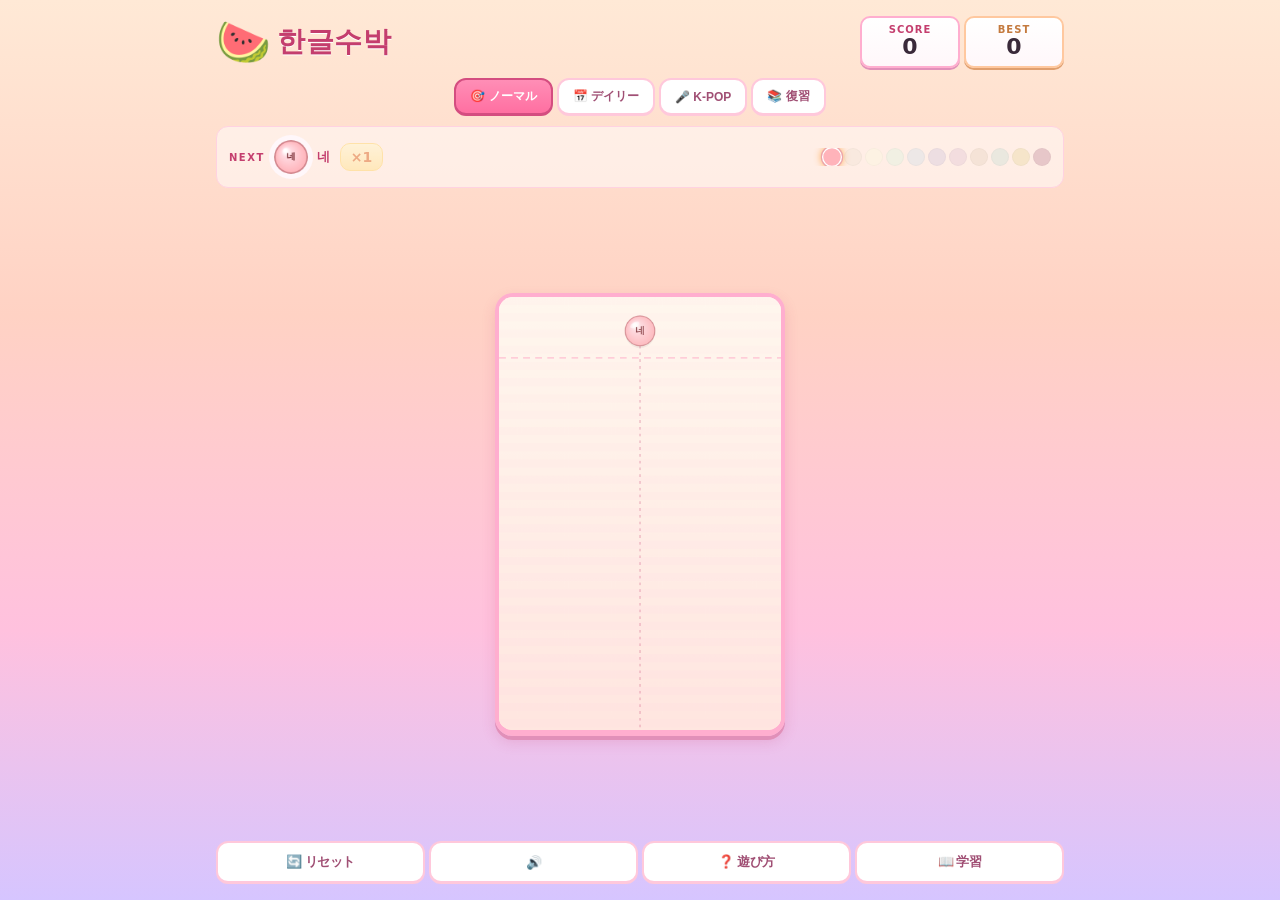
<file: index.html>
<!DOCTYPE html>
<html lang="ja">
<head>
<meta charset="UTF-8">
<meta name="viewport" content="width=device-width,initial-scale=1,maximum-scale=1,user-scalable=no">
<title>한글수박 · ハングルすいか</title>
<link rel="stylesheet" href="css/styles.css?v=10">
</head>
<body>

<header class="head">
  <div class="title">
    <span class="logo">🍉</span>
    <h1>한글수박</h1>
  </div>
  <div class="scores">
    <div class="score-box"><span class="lbl">SCORE</span><b id="score">0</b></div>
    <div class="score-box small"><span class="lbl">BEST</span><b id="hi-score">0</b></div>
  </div>
</header>

<nav class="modes">
  <button class="mode-btn active" data-mode="normal">🎯 ノーマル</button>
  <button class="mode-btn" data-mode="daily">📅 デイリー</button>
  <button class="mode-btn" data-mode="kpop">🎤 K-POP</button>
  <button class="mode-btn" data-mode="review">📚 復習</button>
</nav>

<section class="info">
  <div class="next-card">
    <span class="next-lbl">NEXT</span>
    <canvas id="next-canvas" width="60" height="60"></canvas>
    <span class="next-word" id="next-word"></span>
  </div>
  <div class="combo-card" id="combo-card">
    <span class="combo-x">×<span id="combo-n">1</span></span>
  </div>
  <div class="tree-bar" id="tree-bar" title="合体ツリー（タップで詳細）"></div>
</section>

<main class="board">
  <canvas id="game" width="420" height="640"></canvas>
  <div class="popups" id="popups"></div>
  <div class="hover-card" id="hover-card"></div>
</main>

<footer class="tools">
  <button class="tool-btn" id="btn-restart">🔄 リセット</button>
  <button class="tool-btn" id="btn-mute">🔊</button>
  <button class="tool-btn" id="btn-help">❓ 遊び方</button>
  <button class="tool-btn" id="btn-glossary">📖 学習</button>
</footer>

<!-- ===== Modals ===== -->
<div class="modal" id="m-over">
  <div class="modal-card">
    <div class="emoji">💥</div>
    <h2>ゲームオーバー</h2>
    <div class="result-row">
      <div class="r-cell"><span class="r-l">SCORE</span><b id="r-score">0</b></div>
      <div class="r-cell"><span class="r-l">BEST</span><b id="r-best">0</b></div>
      <div class="r-cell"><span class="r-l">最大Lv</span><b id="r-max">1</b></div>
    </div>
    <p class="learned-line">今回触れた単語: <span id="r-learned">0</span> 語</p>
    <div class="modal-btns">
      <button class="btn-primary" id="r-again">もう一度</button>
      <button class="btn-secondary" id="r-glossary">学んだ単語</button>
    </div>
  </div>
</div>

<div class="modal" id="m-help">
  <div class="modal-card">
    <div class="emoji">📖</div>
    <h2>遊び方</h2>
    <ul class="help-list">
      <li><b>タップ／クリック</b>で単語を落とす</li>
      <li>同じ単語が触れると<b>合体して進化</b>します</li>
      <li>連続合体で<b>コンボ</b>スコア倍増</li>
      <li>赤い線を超えるとゲームオーバー</li>
      <li>合体後の単語にタップ／ホバーで意味と発音表示</li>
    </ul>
    <h3>モード</h3>
    <ul class="help-list">
      <li>🎯 <b>ノーマル</b>: 韓国語頻出単語</li>
      <li>📅 <b>デイリー</b>: 毎日固定シードでスコア競争</li>
      <li>🎤 <b>K-POP</b>: K-POP定番フレーズ</li>
      <li>📚 <b>復習</b>: 過去の未習得単語が多めに出現</li>
    </ul>
    <button class="btn-primary" onclick="UI.closeModal('m-help')">閉じる</button>
  </div>
</div>

<div class="modal" id="m-tree">
  <div class="modal-card">
    <div class="emoji">🌳</div>
    <h2>合体ツリー</h2>
    <div class="chain-list" id="chain-list"></div>
    <button class="btn-primary" onclick="UI.closeModal('m-tree')">閉じる</button>
  </div>
</div>

<div class="modal" id="m-glossary">
  <div class="modal-card big">
    <div class="emoji">📚</div>
    <h2>学んだ単語</h2>
    <div class="glossary-stats" id="g-stats"></div>
    <div class="glossary-list" id="glossary-list"></div>
    <button class="btn-primary" onclick="UI.closeModal('m-glossary')">閉じる</button>
  </div>
</div>

<script src="js/data.js?v=10"></script>
<script src="js/storage.js?v=10"></script>
<script src="js/physics.js?v=10"></script>
<script src="js/ui.js?v=10"></script>
<script src="js/game.js?v=10"></script>
</body>
</html>
</file>
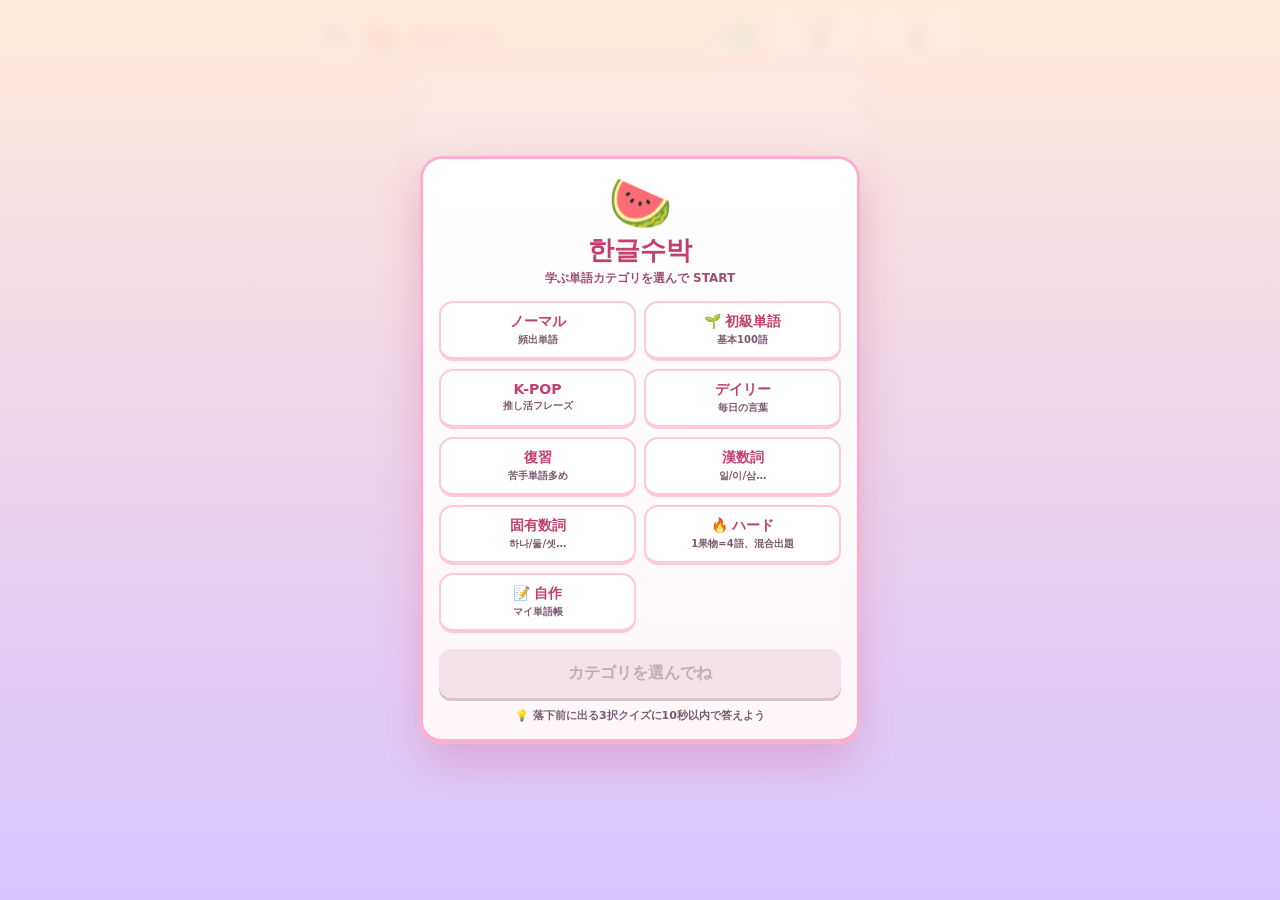
<file: v2/index.html>
<!DOCTYPE html>
<html lang="ja">
<head>
<meta charset="UTF-8">
<meta name="viewport" content="width=device-width,initial-scale=1,maximum-scale=1,user-scalable=no">
<title>한글수박 v2</title>
<link rel="stylesheet" href="style.css">
</head>
<body>

<div class="app" id="app">

  <header class="head">
    <button class="b-menu" id="b-menu" aria-label="メニュー">☰</button>
    <div class="title"><span class="logo">🍉</span><h1>한글수박</h1></div>
    <!-- NEXT プレビュー: スコアの左隣に配置 -->
    <div class="next-mini" id="next-mini" aria-label="次の単語">
      <canvas id="next-canvas" width="50" height="50"></canvas>
    </div>
    <div class="scores">
      <div class="sc"><span>SCORE</span><b id="score">0</b></div>
      <div class="sc small"><span>BEST</span><b id="best">0</b></div>
    </div>
  </header>

  <!-- ハンバーガーメニュー: カテゴリも全部ここに集約 -->
  <nav class="menu" id="menu" aria-hidden="true">
    <div class="menu-sec">
      <div class="menu-sec-t">カテゴリ</div>
      <button class="m" data-mode="normal">ノーマル</button>
      <button class="m" data-mode="beginner">🌱 初級単語</button>
      <button class="m" data-mode="kpop">K-POP</button>
      <button class="m" data-mode="daily">デイリー</button>
      <button class="m" data-mode="review">復習</button>
      <button class="m" data-mode="hanja">漢数詞</button>
      <button class="m" data-mode="goyu">固有数詞</button>
      <button class="m" data-mode="hard">🔥 ハード</button>
      <button class="m" data-mode="custom">📝 自作</button>
    </div>
    <div class="menu-sec">
      <button id="b-reset">🔄 リセット</button>
      <button id="b-mute">🔊 音声</button>
      <button id="b-help">❓ 遊び方</button>
      <button id="b-glossary">📖 学んだ単語</button>
    </div>
  </nav>

  <main class="board" id="board">
    <canvas id="game" width="420" height="640"></canvas>
  </main>

  <!-- 出題: 縦3分割の回答ゾーン（初級単語モードのみ表示） -->
  <!-- 各ゾーンは「ボタン」ではなく、指を離した Y 座標で選択肢を判定する判定領域 -->
  <div class="answer-zones" id="answer-zones" hidden>
    <div class="az" data-idx="0"><span class="az-text"></span></div>
    <div class="az" data-idx="1"><span class="az-text"></span></div>
    <div class="az" data-idx="2"><span class="az-text"></span></div>
  </div>

  <!-- 画面最下端 5px の不可視エッジトリガ。指を下端まで引き下ろすと出題 -->
  <div class="drop-zone" id="drop-zone" aria-hidden="true"></div>

</div>

<div class="popups" id="popups"></div>
<div class="hover" id="hover"></div>

<!-- Modals -->
<div class="modal" id="m-over"><div class="card">
  <div class="emoji">💥</div><h2>ゲームオーバー</h2>
  <div class="r-row">
    <div class="rc"><span>SCORE</span><b id="r-score">0</b></div>
    <div class="rc"><span>BEST</span><b id="r-best">0</b></div>
    <div class="rc"><span>最大Lv</span><b id="r-max">1</b></div>
  </div>
  <p class="ll">今回触れた単語: <span id="r-learned">0</span> 語</p>
  <div class="bts">
    <button class="bp" id="r-again">もう一度</button>
    <button class="bs" id="r-glossary">学んだ単語</button>
  </div>
</div></div>

<div class="modal" id="m-help"><div class="card">
  <div class="emoji">📖</div><h2>遊び方</h2>
  <ul class="hl">
    <li><b>画面下端</b>へ指をドラッグ→出題、そのまま<b>選択肢に指を移動して離す</b>と回答＆落下</li>
    <li>PC は<b>クリック</b>で出題 → クリックで回答</li>
    <li>同じ単語が触れると<b>合体</b>して進化</li>
    <li>連続合体で<b>スコア倍増</b></li>
    <li>赤い線を超えるとゲームオーバー</li>
    <li>合体後の単語にタップ／ホバーで意味と発音表示</li>
  </ul>
  <h3>モード</h3>
  <ul class="hl">
    <li>ノーマル: 韓国語頻出単語</li>
    <li>🌱 初級単語: 基本100語からランダム。同レベルの果物なら単語が違っても合体</li>
    <li>K-POP: K-POP定番フレーズ</li>
    <li>デイリー: 固定シードで毎日同じ並び</li>
    <li>復習: 過去未習得語が多めに出現</li>
    <li>漢数詞: 일/이/삼… 中国系の数詞</li>
    <li>固有数詞: 하나/둘/셋… 韓国固有の数詞</li>
    <li>自作: 自分で作った単語リストで遊ぶ</li>
  </ul>
  <h3>3択クイズ</h3>
  <ul class="hl">
    <li>果物を落とす瞬間に<b>韓国語→日本語</b>の3択が出題</li>
    <li>正解 → 通常の果物として落下</li>
    <li>不正解 → グレーの「失敗果物」として落下（合体不可・残り続ける）</li>
  </ul>
  <button class="bp" onclick="UI.close('m-help')">閉じる</button>
</div></div>

<div class="modal" id="m-tree"><div class="card">
  <div class="emoji">🌳</div><h2>合体ツリー</h2>
  <div class="cl" id="chain-list"></div>
  <button class="bp" onclick="UI.close('m-tree')">閉じる</button>
</div></div>

<div class="modal" id="m-glossary"><div class="card big">
  <div class="emoji">📚</div><h2>学んだ単語</h2>
  <div class="gs" id="g-stats"></div>
  <div class="gl" id="glossary-list"></div>
  <button class="bp" onclick="UI.close('m-glossary')">閉じる</button>
</div></div>

<!-- 自作単語リスト管理 -->
<div class="modal" id="m-custom"><div class="card big">
  <div class="emoji">📝</div><h2>自作単語リスト</h2>
  <p class="ll">あなたが作ったリストを選んでプレイ。リストは端末に保存されます。</p>
  <div class="custom-list" id="custom-list"></div>
  <div class="bts">
    <button class="bp" id="b-custom-new">＋ 新しいリスト</button>
    <button class="bs" onclick="UI.close('m-custom')">閉じる</button>
  </div>
</div></div>

<!-- 自作リスト編集 -->
<div class="modal" id="m-custom-edit"><div class="card big">
  <div class="emoji">✏️</div><h2 id="ce-title">リスト編集</h2>
  <input id="ce-name" type="text" placeholder="リスト名（例：私の単語）" class="ce-name">
  <p class="ll">下から順に Lv.1 → Lv.10 として登場します。最低3語、最大10語。</p>
  <div class="ce-words" id="ce-words"></div>
  <button class="bs" id="ce-add">＋ 単語を追加</button>
  <div class="bts">
    <button class="bp" id="ce-save">保存して使う</button>
    <button class="bs" id="ce-cancel">キャンセル</button>
  </div>
  <button class="ce-del" id="ce-delete">このリストを削除</button>
</div></div>

<!-- 落下前 3択クイズ -->
<div class="quiz" id="quiz" aria-hidden="true">
  <div class="quiz-card">
    <div class="quiz-q">
      <span class="quiz-label">この単語の意味は？</span>
      <b id="quiz-word"></b>
    </div>
    <!-- 3. 10秒カウントダウン（JS で中身を更新） -->
    <div class="quiz-timer"></div>
    <div class="quiz-opts" id="quiz-opts"></div>
  </div>
</div>

<!-- 2. スタート画面（カテゴリ選択） — JSロード前のフラッシュ防止に show を付与 -->
<div class="start show" id="start" aria-hidden="false">
  <div class="start-card">
    <div class="start-logo">🍉</div>
    <h2 class="start-title">한글수박</h2>
    <p class="start-sub">学ぶ単語カテゴリを選んで START</p>
    <div class="start-modes" id="start-modes">
      <button class="sm" data-mode="normal"><b>ノーマル</b><em>頻出単語</em></button>
      <button class="sm" data-mode="beginner"><b>🌱 初級単語</b><em>基本100語</em></button>
      <button class="sm" data-mode="kpop"><b>K-POP</b><em>推し活フレーズ</em></button>
      <button class="sm" data-mode="daily"><b>デイリー</b><em>毎日の言葉</em></button>
      <button class="sm" data-mode="review"><b>復習</b><em>苦手単語多め</em></button>
      <button class="sm" data-mode="hanja"><b>漢数詞</b><em>일/이/삼…</em></button>
      <button class="sm" data-mode="goyu"><b>固有数詞</b><em>하나/둘/셋…</em></button>
      <button class="sm" data-mode="hard"><b>🔥 ハード</b><em>1果物=4語、混合出題</em></button>
      <button class="sm" data-mode="custom"><b>📝 自作</b><em>マイ単語帳</em></button>
    </div>
    <button class="bp start-go" id="b-start" disabled>カテゴリを選んでね</button>
    <p class="start-tip">💡 落下前に出る3択クイズに10秒以内で答えよう</p>
  </div>
</div>

<script type="module" src="script.js"></script>
</body>
</html>
</file>
<file: css/styles.css>
/* ============================================================
 * 한글수박 — Mobile-first responsive layout
 * ============================================================
 * Layout strategy:
 *   <body> is a vertical flexbox of fixed sections + .board (1fr).
 *   100svh on body guarantees fit on iOS Safari with chrome visible.
 *   No position:fixed, no JS height overrides — pure CSS.
 *   The canvas is sized via JS once per resize for pixel-perfect aspect ratio.
 * ============================================================ */

/* === Reset === */
*,
*::before,
*::after {
  box-sizing: border-box;
  margin: 0;
  padding: 0;
  -webkit-tap-highlight-color: transparent;
}

/* === Page === */
html, body {
  height: 100%;                           /* legacy */
  height: -webkit-fill-available;         /* iOS Safari fallback */
  height: 100svh;                         /* modern: small viewport — fits with chrome shown */
  overflow: hidden;
  overscroll-behavior: none;
}

body {
  display: flex;
  flex-direction: column;
  gap: 6px;
  padding: 8px 8px 6px;
  font-family: "Hiragino Maru Gothic ProN", "Yu Gothic UI", -apple-system, system-ui, sans-serif;
  color: #3a2a3a;
  background: linear-gradient(180deg, #ffe9d6 0%, #ffd2c4 35%, #ffc1de 70%, #d6c5ff 100%);
  user-select: none;
  -webkit-user-select: none;
}

/* Section sizing — fixed sections vs. flex-grow board */
.head, .modes, .info, .tools { flex: 0 0 auto; }
.board {
  flex: 1 1 auto;
  min-height: 0;
  display: flex;
  align-items: center;
  justify-content: center;
  position: relative;
}

/* === Header === */
.head {
  display: flex;
  align-items: center;
  justify-content: space-between;
  gap: 8px;
}
.title {
  display: flex;
  align-items: center;
  gap: 6px;
  min-width: 0;
}
.logo {
  font-size: 24px;
  flex-shrink: 0;
}
.title h1 {
  font-size: 16px;
  color: #c43e6e;
  font-weight: 900;
  letter-spacing: 0.5px;
  white-space: nowrap;
  text-shadow: 0 1px 0 #fff;
}
.scores {
  display: flex;
  gap: 4px;
  flex-shrink: 0;
}
.score-box {
  background: linear-gradient(180deg, #fff 0%, #fff7fa 100%);
  border: 2px solid #ffaecf;
  border-radius: 10px;
  padding: 2px 8px;
  text-align: center;
  box-shadow: 0 2px 0 #e190b9;
  min-width: 56px;
}
.score-box.small {
  border-color: #ffc89f;
  box-shadow: 0 2px 0 #e09f6f;
}
.score-box .lbl {
  display: block;
  font-size: 8px;
  font-weight: 900;
  color: #c43e6e;
  letter-spacing: 1px;
}
.score-box.small .lbl { color: #c47a3e; }
.score-box b {
  display: block;
  font-size: 14px;
  font-weight: 900;
  color: #3a2a3a;
  line-height: 1.1;
  font-variant-numeric: tabular-nums;
}

/* === Mode tabs === */
.modes {
  display: flex;
  gap: 4px;
  justify-content: center;
  flex-wrap: nowrap;
  overflow-x: auto;
  scrollbar-width: none;
}
.modes::-webkit-scrollbar { display: none; }
.mode-btn {
  background: #fff;
  border: 2px solid #ffc8db;
  border-bottom-width: 3px;
  color: #a04f74;
  padding: 5px 9px;
  border-radius: 10px;
  font-weight: 900;
  font-size: 10px;
  cursor: pointer;
  white-space: nowrap;
  flex-shrink: 0;
  transition: transform 0.1s;
}
.mode-btn:active {
  transform: translateY(1px);
  border-bottom-width: 2px;
}
.mode-btn.active {
  background: linear-gradient(180deg, #ff8eb6, #ff6fa1);
  color: #fff;
  border-color: #d44d80;
}

/* === Info bar (NEXT + COMBO + Tree dots) === */
.info {
  display: flex;
  align-items: center;
  gap: 6px;
  padding: 4px 6px;
  background: rgba(255, 255, 255, 0.5);
  border: 1.5px solid #ffd2e1;
  border-radius: 12px;
}
.next-card {
  display: flex;
  align-items: center;
  gap: 4px;
  flex-shrink: 0;
}
.next-lbl {
  font-size: 8px;
  font-weight: 900;
  color: #c43e6e;
  letter-spacing: 1px;
}
#next-canvas {
  width: 28px;
  height: 28px;
  border-radius: 50%;
  background: #fff7fa;
}
.next-word {
  font-size: 10px;
  font-weight: 900;
  color: #c43e6e;
  max-width: 70px;
  overflow: hidden;
  text-overflow: ellipsis;
  white-space: nowrap;
}
.combo-card {
  font-size: 10px;
  font-weight: 900;
  color: #a64b00;
  background: linear-gradient(180deg, #fff7c8, #ffe28a);
  border: 1.5px solid #ffd460;
  border-radius: 8px;
  padding: 2px 6px;
  opacity: 0.45;
  flex-shrink: 0;
  transition: transform 0.15s, opacity 0.25s;
}
.combo-card.active {
  opacity: 1;
  transform: scale(1.05);
}
.combo-x { color: #d9580e; }
.tree-bar {
  display: flex;
  align-items: center;
  gap: 3px;
  flex: 1 1 auto;
  justify-content: flex-end;
  overflow-x: auto;
  -webkit-overflow-scrolling: touch;
  scrollbar-width: none;
  cursor: pointer;
}
.tree-bar::-webkit-scrollbar { display: none; }
.tree-dot {
  width: 12px;
  height: 12px;
  border-radius: 50%;
  border: 1.5px solid rgba(0, 0, 0, 0.08);
  flex-shrink: 0;
  opacity: 0.35;
  filter: grayscale(0.6);
}
.tree-dot.unlocked {
  opacity: 1;
  filter: none;
  box-shadow: 0 0 4px rgba(255, 255, 255, 0.7);
}
.tree-dot.peak {
  transform: scale(1.25);
  box-shadow: 0 0 6px rgba(255, 170, 80, 0.9), inset 0 0 0 1px #fff;
}

/* === Game board === */
#game {
  /* JS sets explicit width/height for pixel-perfect aspect-ratio fit.
     Falls back to these CSS defaults if JS hasn't run yet. */
  display: block;
  max-width: 100%;
  max-height: 100%;
  border: 4px solid #ffaecf;
  border-bottom-width: 6px;
  border-radius: 18px;
  background: linear-gradient(180deg, #fffaf3 0%, #fff0e0 100%);
  box-shadow: 0 4px 0 #e190b9, 0 6px 14px rgba(196, 62, 110, 0.18);
  touch-action: none;
}
@media (hover: hover) and (pointer: fine) {
  #game { cursor: none; }
}

.popups {
  position: fixed;
  inset: 0;
  pointer-events: none;
  overflow: hidden;
  z-index: 55;
}
.pop-score {
  position: absolute;
  font-weight: 900;
  font-size: 16px;
  color: #ff5e8c;
  text-shadow: 0 2px 0 #fff, 0 0 8px rgba(255, 94, 140, 0.4);
  animation: popScore 1s ease-out forwards;
  pointer-events: none;
}
.pop-score.combo {
  color: #ff8c2e;
  font-size: 20px;
  text-shadow: 0 2px 0 #fff, 0 0 12px rgba(255, 140, 46, 0.6);
}
@keyframes popScore {
  0%   { transform: translateY(0) scale(0.7); opacity: 0; }
  20%  { transform: translateY(-10px) scale(1.2); opacity: 1; }
  100% { transform: translateY(-60px) scale(1); opacity: 0; }
}

.hover-card {
  position: fixed;
  background: rgba(58, 42, 58, 0.96);
  color: #fff;
  padding: 6px 10px;
  border-radius: 10px;
  font-size: 11px;
  font-weight: 700;
  pointer-events: none;
  z-index: 60;
  display: none;
  line-height: 1.4;
  max-width: 80vw;
  box-shadow: 0 6px 16px rgba(0, 0, 0, 0.3);
  transform: translate(-50%, -110%);
  white-space: normal;
}
.hover-card b { color: #ffc8e0; font-size: 13px; }
.hover-card .meaning { color: #fff; display: block; font-weight: 800; }
.hover-card .roma {
  color: #aac8ff;
  font-size: 9px;
  display: block;
  margin-top: 2px;
  font-weight: 600;
}

/* === Toolbar === */
.tools {
  display: flex;
  gap: 4px;
  justify-content: center;
  flex-wrap: nowrap;
}
.tool-btn {
  background: #fff;
  border: 2px solid #ffc8db;
  border-bottom-width: 3px;
  color: #a04f74;
  padding: 6px 4px;
  border-radius: 10px;
  font-weight: 900;
  font-size: 10px;
  cursor: pointer;
  flex: 1 1 0;
  min-width: 0;
  white-space: nowrap;
  letter-spacing: -0.5px;
  transition: transform 0.1s;
}
.tool-btn:active {
  transform: translateY(1px);
  border-bottom-width: 2px;
}

/* === Modals === */
.modal {
  position: fixed;
  inset: 0;
  background: rgba(58, 42, 58, 0.55);
  display: none;
  align-items: center;
  justify-content: center;
  z-index: 100;
  padding: 16px;
  backdrop-filter: blur(6px);
}
.modal.show { display: flex; animation: fadeIn 0.25s; }
@keyframes fadeIn {
  from { opacity: 0; }
  to   { opacity: 1; }
}
.modal-card {
  background: linear-gradient(180deg, #fff, #fff7fa);
  border-radius: 18px;
  padding: 20px 16px 16px;
  max-width: 400px;
  width: 100%;
  text-align: center;
  box-shadow: 0 12px 40px rgba(0, 0, 0, 0.3);
  animation: popIn 0.3s cubic-bezier(0.2, 1.6, 0.5, 1);
  max-height: calc(100svh - 32px);
  overflow-y: auto;
}
.modal-card.big { max-width: 560px; }
@keyframes popIn {
  from { transform: scale(0.7); opacity: 0; }
  to   { transform: scale(1);   opacity: 1; }
}
.modal-card .emoji { font-size: 48px; line-height: 1; margin-bottom: 4px; }
.modal-card h2 {
  font-size: 18px;
  color: #c43e6e;
  margin-bottom: 12px;
  font-weight: 900;
}
.modal-card h3 {
  font-size: 13px;
  color: #c43e6e;
  margin: 12px 0 6px;
  font-weight: 900;
}

.result-row {
  display: flex;
  gap: 8px;
  margin: 10px 0;
  justify-content: center;
}
.r-cell {
  background: #fff7fa;
  border: 2px solid #ffc8db;
  border-radius: 12px;
  padding: 8px 10px;
  flex: 1;
}
.r-cell .r-l {
  display: block;
  font-size: 9px;
  font-weight: 900;
  color: #c43e6e;
  letter-spacing: 1px;
}
.r-cell b {
  display: block;
  font-size: 18px;
  color: #3a2a3a;
  font-weight: 900;
  margin-top: 2px;
}
.learned-line {
  font-size: 12px;
  color: #7a5b6e;
  margin: 8px 0 12px;
  font-weight: 700;
}
.learned-line span {
  color: #c43e6e;
  font-weight: 900;
  font-size: 14px;
}

.help-list {
  text-align: left;
  margin: 6px 0 12px;
  padding-left: 18px;
  font-size: 12px;
  color: #3a2a3a;
  line-height: 1.7;
}
.help-list b { color: #c43e6e; }

.modal-btns {
  display: flex;
  gap: 8px;
  margin-top: 6px;
}
.btn-primary {
  flex: 1;
  background: linear-gradient(180deg, #ff8eb6, #ff5e8c);
  color: #fff;
  border: none;
  border-radius: 12px;
  padding: 12px;
  font-weight: 900;
  font-size: 14px;
  cursor: pointer;
  box-shadow: 0 3px 0 #c8366f;
}
.btn-primary:active {
  transform: translateY(1px);
  box-shadow: 0 2px 0 #c8366f;
}
.btn-secondary {
  flex: 1;
  background: #fff;
  border: 2px solid #ffc8db;
  border-bottom-width: 3px;
  color: #a04f74;
  border-radius: 12px;
  padding: 10px;
  font-weight: 900;
  font-size: 13px;
  cursor: pointer;
}
.btn-secondary:active {
  transform: translateY(1px);
  border-bottom-width: 2px;
}

/* Chain ladder list (in modal) */
.chain-list {
  display: flex;
  flex-direction: column;
  gap: 4px;
  max-height: 50vh;
  overflow-y: auto;
  margin-bottom: 12px;
}
.chain-row {
  display: flex;
  align-items: center;
  gap: 6px;
  padding: 4px 6px;
  border-radius: 10px;
  background: #fff7fa;
  border: 2px solid #ffe2ee;
  font-size: 11px;
}
.chain-row.unlocked {
  background: linear-gradient(90deg, #fff, #fff7c8);
  border-color: #ffd460;
}
.chain-row .ch-lv {
  font-size: 10px;
  font-weight: 900;
  color: #aaa;
  width: 24px;
}
.chain-row.unlocked .ch-lv { color: #a64b00; }
.chain-row .ch-dot {
  width: 12px;
  height: 12px;
  border-radius: 50%;
  flex-shrink: 0;
  border: 2px solid rgba(0, 0, 0, 0.1);
}
.chain-row .ch-w {
  font-size: 11px;
  font-weight: 900;
  color: #aaa;
  flex: 1;
  overflow: hidden;
  text-overflow: ellipsis;
  white-space: nowrap;
}
.chain-row.unlocked .ch-w { color: #d9580e; }
.chain-row .ch-m {
  font-size: 9px;
  color: #aaa;
  margin-left: auto;
  font-weight: 700;
}
.chain-row.unlocked .ch-m { color: #7a5b6e; }

/* Glossary */
.glossary-stats {
  display: flex;
  gap: 6px;
  margin-bottom: 10px;
  justify-content: center;
  flex-wrap: wrap;
}
.glossary-stats .gs {
  background: #fff7fa;
  border: 2px solid #ffc8db;
  border-radius: 10px;
  padding: 6px 10px;
  font-size: 10px;
  font-weight: 900;
  color: #a04f74;
}
.glossary-stats .gs b {
  color: #c43e6e;
  font-size: 12px;
  display: block;
}
.glossary-list {
  display: grid;
  grid-template-columns: repeat(auto-fill, minmax(110px, 1fr));
  gap: 6px;
  max-height: 50vh;
  overflow-y: auto;
  padding: 4px;
  margin-bottom: 12px;
}
.gloss-item {
  background: #fff;
  border: 2px solid #ffe2ee;
  border-radius: 10px;
  padding: 6px 8px;
  text-align: left;
  font-size: 10px;
}
.gloss-item.locked { opacity: 0.4; filter: grayscale(0.6); }
.gloss-item .gko {
  font-size: 12px;
  font-weight: 900;
  color: #c43e6e;
  display: block;
}
.gloss-item .gja {
  color: #7a5b6e;
  font-weight: 700;
  display: block;
  margin-top: 2px;
}
.gloss-item .gn {
  font-size: 8px;
  color: #aaa;
  font-weight: 900;
  display: block;
  margin-top: 2px;
  letter-spacing: 1px;
}

/* ===========================================================
 * Responsive breakpoints
 * =========================================================== */

/* Larger phones / small tablets */
@media (min-width: 480px) {
  body { padding: 12px 12px 10px; gap: 8px; }
  .title h1 { font-size: 20px; }
  .logo { font-size: 32px; }
  .score-box { padding: 4px 12px; min-width: 80px; }
  .score-box .lbl { font-size: 9px; }
  .score-box b { font-size: 18px; }
  .mode-btn { padding: 6px 12px; font-size: 11px; border-radius: 12px; }
  .info { padding: 6px 10px; gap: 8px; }
  #next-canvas { width: 36px; height: 36px; }
  .next-lbl { font-size: 9px; }
  .next-word { font-size: 12px; max-width: 100px; }
  .combo-card { font-size: 12px; padding: 4px 8px; border-radius: 10px; }
  .tree-dot { width: 14px; height: 14px; }
  .tool-btn { padding: 8px 6px; font-size: 12px; border-radius: 12px; }
}

/* Tablets */
@media (min-width: 768px) {
  body { padding: 16px; gap: 10px; max-width: 720px; margin: 0 auto; }
  .title h1 { font-size: 24px; }
  .logo { font-size: 40px; animation: bob 2.6s ease-in-out infinite; }
  @keyframes bob {
    0%, 100% { transform: translateY(0); }
    50%      { transform: translateY(-4px); }
  }
  .score-box { padding: 6px 14px; min-width: 100px; }
  .score-box .lbl { font-size: 10px; }
  .score-box b { font-size: 22px; }
  .mode-btn { padding: 8px 14px; font-size: 12px; }
  .info { padding: 8px 12px; gap: 10px; }
  .next-lbl { font-size: 10px; letter-spacing: 1.5px; }
  #next-canvas { width: 44px; height: 44px; }
  .next-word { font-size: 13px; max-width: 130px; }
  .combo-card { font-size: 14px; padding: 5px 10px; }
  .tree-dot { width: 16px; height: 16px; }
  .tool-btn { padding: 10px 14px; font-size: 13px; }
}

/* Wide screens — same single-column, just centered */
@media (min-width: 1024px) {
  body { max-width: 880px; }
  .title h1 { font-size: 28px; }
  .logo { font-size: 44px; }
  .tree-dot { width: 18px; height: 18px; }
}
</file>
<file: v2/style.css>
/* ============================================================
 * 한글수박 v2 — 最小・確実動作レスポンシブ
 *
 * レイアウト戦略:
 *   - <body> は背景描画のみ（高さ100%）
 *   - .app は position:fixed; top:0/left:0/right:0; bottom: tools-height
 *     → JS で実 viewport 高さを innerHeight ベースで設定
 *   - .tools は position:fixed; bottom:0 で確実に下端固定
 *   - 容器（canvas）は .board 内に flex:1 で配置、JS で安全マージン込みサイズ
 * ============================================================ */

*,*::before,*::after{box-sizing:border-box;margin:0;padding:0;-webkit-tap-highlight-color:transparent}

html,body{
  width:100%;
  height:100%;
  height:100svh;
  overflow:hidden;
  overscroll-behavior:none;
}

body{
  font-family:"Hiragino Maru Gothic ProN","Yu Gothic UI",-apple-system,system-ui,sans-serif;
  color:#3a2a3a;
  /* 5. 背景グラデも気持ちビビッドに（学習ゲームらしいやわらかさは残す） */
  background:linear-gradient(180deg,#ffe1c4 0%,#ffc1b4 35%,#ffaad2 70%,#c8b8ff 100%);
  user-select:none;
  -webkit-user-select:none;
}

/* ===== App: 上部の余白を最小化、ゲーム面を上方向にタイトに ===== */
.app{
  position:fixed;
  top:0;
  left:0;
  right:0;
  bottom:0;
  display:flex;
  flex-direction:column;
  gap:2px;                                /* ヘッダーと盤面の隙間を最小化 */
  padding:6px 8px max(8px,env(safe-area-inset-bottom)) 8px;
  overflow:hidden;
}

.head{flex:0 0 auto}
.board{
  flex:1 1 auto;
  min-height:0;
  display:flex;
  align-items:flex-start;                 /* 盤面を少し上に寄せる */
  justify-content:center;
  position:relative;
  padding-top:2px;
}

/* ===== Header ===== */
.head{display:flex;align-items:center;justify-content:space-between;gap:6px}
.b-menu{
  background:#fff;border:2px solid #ffc8db;border-bottom-width:3px;color:#c43e6e;
  width:34px;height:34px;border-radius:9px;font-size:18px;font-weight:900;
  cursor:pointer;flex-shrink:0;line-height:1;display:flex;align-items:center;justify-content:center;
}
.b-menu:active{transform:translateY(1px);border-bottom-width:2px}

/* ===== Hamburger dropdown menu ===== */
.menu{
  position:fixed;
  top:max(48px,calc(env(safe-area-inset-top,0px) + 48px));
  left:max(8px,env(safe-area-inset-left,0px));
  display:none;
  flex-direction:column;
  gap:6px;
  background:#fff;
  border:2px solid #ffc8db;
  border-bottom-width:3px;
  border-radius:12px;
  padding:8px;
  box-shadow:0 8px 24px rgba(0,0,0,.18);
  z-index:80;
  min-width:180px;
  max-height:80svh;
  overflow-y:auto;
  animation:menuIn .15s ease-out;
}
.menu.show{display:flex}
@keyframes menuIn{from{opacity:0;transform:translateY(-6px)}to{opacity:1;transform:translateY(0)}}

/* メニュー内のセクション */
.menu-sec{display:flex;flex-direction:column;gap:2px}
.menu-sec + .menu-sec{margin-top:4px;padding-top:6px;border-top:1.5px dashed #ffd2e1}
.menu-sec-t{
  font-size:9px;font-weight:900;color:#c43e6e;letter-spacing:2px;
  padding:2px 8px 4px;text-transform:uppercase;
}

/* 既定のメニュー項目（カテゴリ以外） */
.menu > .menu-sec > button:not(.m){
  background:transparent;border:none;text-align:left;
  padding:8px 12px;font-size:13px;font-weight:900;color:#a04f74;
  cursor:pointer;white-space:nowrap;border-radius:8px;
}
.menu > .menu-sec > button:not(.m):hover{background:#fff7fa}
.menu > .menu-sec > button:not(.m):active{background:#ffe2ee;transform:translateY(1px)}

/* メニュー内に移動したモード切替ボタン */
.menu .m{
  background:#fff;border:2px solid #ffc8db;border-bottom-width:3px;color:#a04f74;
  padding:7px 10px;border-radius:10px;font-weight:900;font-size:12px;
  cursor:pointer;white-space:nowrap;text-align:left;font-family:inherit;
}
.menu .m:active{transform:translateY(1px);border-bottom-width:2px}
.menu .m.active{
  background:linear-gradient(180deg,#ff8eb6,#ff6fa1);color:#fff;border-color:#d44d80;
}

.title{display:flex;align-items:center;gap:4px;min-width:0;flex:1 1 auto}
.logo{font-size:22px;flex-shrink:0}
.title h1{font-size:14px;color:#c43e6e;font-weight:900;white-space:nowrap;text-shadow:0 1px 0 #fff;overflow:hidden;text-overflow:ellipsis}

/* NEXT プレビュー: スコアの左、円形ミニキャンバスのみ */
.next-mini{
  display:flex;align-items:center;justify-content:center;
  background:linear-gradient(180deg,#fff,#fff7fa);
  border:2px solid #ffaecf;border-radius:10px;
  padding:2px;box-shadow:0 2px 0 #e190b9;
  flex-shrink:0;
}
#next-canvas{width:30px;height:30px;border-radius:50%;background:#fff7fa;display:block}

.scores{display:flex;gap:4px;flex-shrink:0}
.sc{
  background:linear-gradient(180deg,#fff,#fff7fa);
  border:2px solid #ffaecf;
  border-radius:10px;
  padding:2px 8px;
  text-align:center;
  box-shadow:0 2px 0 #e190b9;
  min-width:54px;
}
.sc.small{border-color:#ffc89f;box-shadow:0 2px 0 #e09f6f}
.sc span{display:block;font-size:8px;font-weight:900;color:#c43e6e;letter-spacing:1px}
.sc.small span{color:#c47a3e}
.sc b{display:block;font-size:14px;font-weight:900;line-height:1.1;font-variant-numeric:tabular-nums}

/* ===== Game board ===== */
#game{
  display:block;
  /* JS sets explicit pixel width/height. CSS provides only fallback styling. */
  border:3px solid #ffaecf;
  border-bottom-width:5px;
  border-radius:16px;
  background:linear-gradient(180deg,#fffaf3 0%,#fff0e0 100%);
  box-shadow:0 4px 0 #e190b9, 0 5px 12px rgba(196,62,110,.18);
  touch-action:none;
}
@media (hover:hover) and (pointer:fine){#game{cursor:none}}

/* ===== 出題: 縦3分割の回答ゾーン =================================
 * 「ボタン」ではなく、指を離した Y 座標で選択肢を判定する判定領域。
 * width は syncLayout でキャンバスと同じに揃え、X 範囲も完全一致させる。
 * touch-action:none で縦スクロールを抑止し、ドラッグ→離す操作を素直に取れるように。
 * ================================================================ */
.answer-zones{
  flex:0 0 auto;
  display:flex;
  flex-direction:column;
  gap:4px;
  padding:2px 0 0;                       /* ケースとの隙間を最小化 */
  width:100%;
  margin:0 auto;                          /* width は JS でキャンバスと一致 */
  touch-action:none;
  user-select:none;
  -webkit-user-select:none;
}
.answer-zones[hidden]{display:none}

.az{
  position:relative;
  flex:1 1 0;
  min-height:38px;
  display:flex;align-items:center;justify-content:center;
  background:linear-gradient(180deg,#fff,#fff7fa);
  border:2px dashed #ffaecf;
  border-radius:14px;
  color:#7a3454;
  font-size:16px;font-weight:900;
  text-shadow:0 1px 0 #fff;
  transition:background .12s ease, border-color .12s ease, transform .12s ease;
}
.az .az-text{pointer-events:none}
/* 指が現在乗っているゾーンを強調 */
.az.hover{
  background:linear-gradient(180deg,#fff7c8,#ffe28a);
  border-style:solid;
  border-color:#ffb43d;
  color:#a64b00;
  transform:scale(1.02);
}
.az.correct{
  background:linear-gradient(180deg,#d8ffe6,#b8f0c8);
  border-style:solid;border-color:#4dbb77;color:#1f7a3d;
}
.az.wrong{
  background:linear-gradient(180deg,#ffd8d8,#ffb8b8);
  border-style:solid;border-color:#d44d4d;color:#8a1e1e;
}

/* 初級単語モード時はエッジドラッグ用 drop-zone を不要にする */
body.beginner-mode .drop-zone{display:none}

/* ===== Popups & hover ===== */
.popups{position:fixed;inset:0;pointer-events:none;overflow:hidden;z-index:55}
.pop{
  position:absolute;font-weight:900;font-size:16px;color:#ff5e8c;
  text-shadow:0 2px 0 #fff,0 0 8px rgba(255,94,140,.4);
  animation:pop 1s ease-out forwards;pointer-events:none;
}
.pop.combo{color:#ff8c2e;font-size:20px;text-shadow:0 2px 0 #fff,0 0 12px rgba(255,140,46,.6)}
@keyframes pop{
  0%{transform:translateY(0) scale(.7);opacity:0}
  20%{transform:translateY(-10px) scale(1.2);opacity:1}
  100%{transform:translateY(-60px) scale(1);opacity:0}
}
.hover{
  position:fixed;background:rgba(58,42,58,.96);color:#fff;padding:6px 10px;border-radius:10px;
  font-size:11px;font-weight:700;pointer-events:none;z-index:60;display:none;line-height:1.4;
  max-width:80vw;box-shadow:0 6px 16px rgba(0,0,0,.3);
  transform:translate(-50%,-110%);white-space:normal;
}
.hover b{color:#ffc8e0;font-size:13px}
.hover .me{color:#fff;display:block;font-weight:800}
.hover .ro{color:#aac8ff;font-size:9px;display:block;margin-top:2px;font-weight:600}

/* ===== Modals ===== */
.modal{
  position:fixed;inset:0;background:rgba(58,42,58,.55);display:none;
  align-items:center;justify-content:center;z-index:100;padding:14px;
  backdrop-filter:blur(6px);
}
.modal.show{display:flex;animation:fadeIn .25s}
@keyframes fadeIn{from{opacity:0}to{opacity:1}}
.card{
  background:linear-gradient(180deg,#fff,#fff7fa);
  border-radius:18px;padding:18px 14px 14px;max-width:380px;width:100%;
  text-align:center;box-shadow:0 12px 40px rgba(0,0,0,.3);
  max-height:calc(100svh - 28px);overflow-y:auto;
  animation:popIn .3s cubic-bezier(.2,1.6,.5,1);
}
.card.big{max-width:520px}
@keyframes popIn{from{transform:scale(.7);opacity:0}to{transform:scale(1);opacity:1}}
.card .emoji{font-size:44px;line-height:1;margin-bottom:4px}
.card h2{font-size:18px;color:#c43e6e;margin-bottom:10px;font-weight:900}
.card h3{font-size:13px;color:#c43e6e;margin:12px 0 6px;font-weight:900}

.r-row{display:flex;gap:8px;margin:10px 0;justify-content:center}
.rc{background:#fff7fa;border:2px solid #ffc8db;border-radius:10px;padding:8px 10px;flex:1}
.rc span{display:block;font-size:9px;font-weight:900;color:#c43e6e;letter-spacing:1px}
.rc b{display:block;font-size:18px;color:#3a2a3a;font-weight:900;margin-top:2px}
.ll{font-size:12px;color:#7a5b6e;margin:8px 0 12px;font-weight:700}
.ll span{color:#c43e6e;font-weight:900;font-size:14px}

.hl{text-align:left;margin:6px 0 10px;padding-left:18px;font-size:12px;line-height:1.7}
.hl b{color:#c43e6e}

.bts{display:flex;gap:8px;margin-top:6px}
.bp{
  flex:1;background:linear-gradient(180deg,#ff8eb6,#ff5e8c);color:#fff;border:none;
  border-radius:12px;padding:11px;font-weight:900;font-size:14px;cursor:pointer;
  box-shadow:0 3px 0 #c8366f;
}
.bp:active{transform:translateY(1px);box-shadow:0 2px 0 #c8366f}
.bs{
  flex:1;background:#fff;border:2px solid #ffc8db;border-bottom-width:3px;color:#a04f74;
  border-radius:12px;padding:9px;font-weight:900;font-size:13px;cursor:pointer;
}
.bs:active{transform:translateY(1px);border-bottom-width:2px}

.cl{display:flex;flex-direction:column;gap:4px;max-height:50vh;overflow-y:auto;margin-bottom:10px}
.cr{
  display:flex;align-items:center;gap:6px;padding:4px 6px;border-radius:10px;
  background:#fff7fa;border:2px solid #ffe2ee;font-size:11px;
}
.cr.on{background:linear-gradient(90deg,#fff,#fff7c8);border-color:#ffd460}
.cr .lv{font-size:10px;font-weight:900;color:#aaa;width:24px}
.cr.on .lv{color:#a64b00}
.cr .cd{width:12px;height:12px;border-radius:50%;flex-shrink:0;border:2px solid rgba(0,0,0,.1)}
.cr .w{font-size:11px;font-weight:900;color:#aaa;flex:1;overflow:hidden;text-overflow:ellipsis;white-space:nowrap}
.cr.on .w{color:#d9580e}
.cr .me{font-size:9px;color:#aaa;margin-left:auto;font-weight:700}
.cr.on .me{color:#7a5b6e}

.gs{display:flex;gap:6px;margin-bottom:10px;justify-content:center;flex-wrap:wrap}
.gs > div{
  background:#fff7fa;border:2px solid #ffc8db;border-radius:10px;padding:6px 10px;
  font-size:10px;font-weight:900;color:#a04f74;
}
.gs b{color:#c43e6e;font-size:12px;display:block}
.gl{display:grid;grid-template-columns:repeat(auto-fill,minmax(110px,1fr));gap:6px;max-height:50vh;overflow-y:auto;padding:4px;margin-bottom:10px}
.gi{background:#fff;border:2px solid #ffe2ee;border-radius:10px;padding:6px 8px;text-align:left;font-size:10px}
.gi.lock{opacity:.4;filter:grayscale(.6)}
.gi b{font-size:12px;font-weight:900;color:#c43e6e;display:block}
.gi i{color:#7a5b6e;font-weight:700;display:block;margin-top:2px;font-style:normal}
.gi em{font-size:8px;color:#aaa;font-weight:900;display:block;margin-top:2px;letter-spacing:1px;font-style:normal}

/* ===== 2. Start screen (mode selection) =====================
 * 初回ロードで表示。モード選択 + START でゲーム開始。
 * モーダルより上、ゲーム面より上、ポップアップより上。
 * ============================================================ */
.start{
  position:fixed;inset:0;display:none;
  align-items:center;justify-content:center;
  /* モーダル(.modal: 100) より下にして、自作リスト等のサブモーダルが上に重なるように */
  z-index:95;
  background:linear-gradient(180deg,rgba(255,234,221,.92),rgba(214,197,255,.92));
  backdrop-filter:blur(6px);
  padding:14px;
}
.start.show{display:flex;animation:fadeIn .25s}
.start-card{
  background:linear-gradient(180deg,#fff,#fff7fa);
  border:3px solid #ffaecf;border-bottom-width:5px;
  border-radius:22px;
  padding:18px 16px 16px;
  max-width:440px;width:100%;
  text-align:center;
  box-shadow:0 16px 40px rgba(196,62,110,.28);
  animation:popIn .35s cubic-bezier(.2,1.6,.5,1);
  max-height:calc(100svh - 28px);overflow-y:auto;
}
.start-logo{font-size:52px;line-height:1}
.start-title{
  font-size:26px;font-weight:900;color:#c43e6e;
  margin:4px 0 2px;text-shadow:0 2px 0 #fff;
}
.start-sub{font-size:12px;font-weight:800;color:#a04f74;margin-bottom:14px}
.start-modes{
  display:grid;grid-template-columns:repeat(2,1fr);
  gap:8px;margin-bottom:12px;
}
.start-modes .sm{
  background:#fff;border:2px solid #ffc8db;border-bottom-width:4px;
  border-radius:14px;padding:10px 8px;cursor:pointer;
  display:flex;flex-direction:column;align-items:center;gap:2px;
  transition:transform .08s,background .15s,border-color .15s;
  font-family:inherit;
}
.start-modes .sm:active{transform:translateY(2px);border-bottom-width:2px}
.start-modes .sm b{
  font-size:14px;font-weight:900;color:#c43e6e;
}
.start-modes .sm em{
  font-size:10px;font-style:normal;font-weight:700;color:#7a5b6e;
}
.start-modes .sm.picked{
  background:linear-gradient(180deg,#fff7c8,#ffe28a);
  border-color:#ffb43d;
  box-shadow:0 0 0 2px #ffd97a inset;
}
.start-modes .sm.picked b{color:#a64b00}
.start-go{margin-top:4px;width:100%;font-size:16px;padding:14px}
.start-go:disabled{
  background:#f2dfe7;color:#b89eaa;
  box-shadow:0 3px 0 #d4b9c6;cursor:not-allowed;opacity:.85;
}
.start-tip{font-size:11px;color:#7a5b6e;font-weight:700;margin-top:10px}

/* ===== 3. Quiz timer ===== */
.quiz-timer{
  display:flex;align-items:center;gap:8px;
  margin:0 0 10px;
}
.qt-bar{
  flex:1;height:8px;border-radius:6px;
  background:#ffe2ee;border:1.5px solid #ffc8db;
  overflow:hidden;
}
.qt-fill{
  height:100%;
  background:linear-gradient(90deg,#7ee9a0,#ffd93d 60%,#ff6b9d 90%);
  transition:width .9s linear;
}
.qt-num{
  font-size:12px;font-weight:900;color:#a04f74;
  min-width:50px;text-align:right;font-variant-numeric:tabular-nums;
}
.qt-num.low{
  color:#d22e5e;
  animation:qtPulse .5s ease-in-out infinite alternate;
}
@keyframes qtPulse{from{transform:scale(1)}to{transform:scale(1.12)}}

/* ===== ボトムドロップゾーン =====
 * 指を画面下端に持っていくと出題が開く操作領域。
 * ピンクの薄バーで「ここまでドラッグ」の手がかりを出す。
 * クイズ表示中は隠れる（z-index は quiz より下）。
 * ============================================================ */
.drop-zone, .drop-zone *{pointer-events:none}
.drop-zone{
  /* 画面最下端 5px の不可視エッジトリガ。視覚要素は持たない */
  position:fixed;left:0;right:0;bottom:0;
  height:5px;
  z-index:50;
  background:transparent;
  font-size:0;
  overflow:hidden;
}
.drop-zone span{display:none}        /* ラベルは完全に非表示 */
.drop-zone.armed,
.drop-zone.hidden{background:transparent}
/* ホバー枠 */
.quiz-opt.finger-over{
  background:linear-gradient(180deg,#fff7c8,#ffe28a);
  border-color:#ffb43d;color:#a64b00;
  transform:translateY(-2px) scale(1.02);
  box-shadow:0 0 0 3px rgba(255,180,61,.35);
}

/* ===== Quiz overlay (3-choice on drop) ===== */
.quiz{
  position:fixed;inset:0;display:none;
  align-items:flex-end;justify-content:center;
  z-index:90;
  background:rgba(58,42,58,.35);
  backdrop-filter:blur(3px);
  padding:0 10px env(safe-area-inset-bottom,0px);
  animation:fadeIn .15s;
}
.quiz.show{display:flex}
.quiz-card{
  width:100%;max-width:520px;
  background:linear-gradient(180deg,#fff,#fff7fa);
  border:3px solid #ffaecf;border-bottom-width:5px;border-radius:20px 20px 0 0;
  padding:14px 12px max(14px,env(safe-area-inset-bottom,12px));
  box-shadow:0 -8px 24px rgba(196,62,110,.18);
  animation:quizUp .22s cubic-bezier(.2,1.5,.4,1);
}
@keyframes quizUp{from{transform:translateY(40px);opacity:0}to{transform:translateY(0);opacity:1}}
.quiz-q{text-align:center;margin-bottom:12px}
.quiz-label{display:block;font-size:11px;font-weight:900;color:#a04f74;letter-spacing:1px;margin-bottom:4px}
.quiz-q b{
  display:inline-block;font-size:30px;font-weight:900;color:#c43e6e;
  background:#fff7fa;border:2px solid #ffd2e1;border-radius:14px;
  padding:6px 18px;text-shadow:0 1px 0 #fff;
}
.quiz-opts{display:flex;flex-direction:column;gap:8px}
.quiz-opt{
  background:#fff;border:2px solid #ffc8db;border-bottom-width:4px;color:#3a2a3a;
  border-radius:14px;padding:14px;font-size:16px;font-weight:900;cursor:pointer;
  width:100%;text-align:center;line-height:1.3;
  transition:transform .08s, background .15s;
  -webkit-tap-highlight-color:transparent;
  touch-action:manipulation;
}
.quiz-opt:active{transform:translateY(2px);border-bottom-width:2px;background:#fff7fa}
.quiz-opt.correct{background:linear-gradient(180deg,#baffc9,#7ee9a0);border-color:#3fa563;color:#0e5c2a}
.quiz-opt.wrong{background:linear-gradient(180deg,#ffd2d2,#ffa3a3);border-color:#d65a5a;color:#6c1818}
.quiz-opt.dim{opacity:.45}

/* ===== Custom word lists ===== */
.custom-list{display:flex;flex-direction:column;gap:6px;max-height:50vh;overflow-y:auto;margin:8px 0 12px;padding:2px}
.cl-row{
  display:flex;align-items:center;gap:8px;
  background:#fff7fa;border:2px solid #ffe2ee;border-radius:12px;
  padding:8px 10px;cursor:pointer;
}
.cl-row:active{background:#ffe2ee}
.cl-row.empty{justify-content:center;color:#a04f74;font-weight:900;font-size:12px;cursor:default;background:#fff;border-style:dashed}
.cl-row b{flex:1;font-size:14px;font-weight:900;color:#c43e6e;text-align:left;overflow:hidden;text-overflow:ellipsis;white-space:nowrap}
.cl-row em{font-size:10px;color:#7a5b6e;font-weight:700;font-style:normal}
.cl-row .cl-edit{
  background:#fff;border:2px solid #ffc8db;border-bottom-width:3px;color:#a04f74;
  border-radius:8px;padding:5px 10px;font-weight:900;font-size:11px;cursor:pointer;
  flex-shrink:0;
}
.cl-row .cl-edit:active{transform:translateY(1px);border-bottom-width:2px}

/* ===== Custom edit form ===== */
.ce-name{
  width:100%;font-size:16px;font-weight:900;color:#3a2a3a;
  background:#fff7fa;border:2px solid #ffc8db;border-radius:12px;
  padding:10px 12px;margin-bottom:8px;
  font-family:inherit;
}
.ce-name:focus{outline:none;border-color:#ff6fa1;background:#fff}
.ce-words{display:flex;flex-direction:column;gap:6px;max-height:46vh;overflow-y:auto;margin-bottom:8px;padding:2px}
.ce-word-row{
  display:flex;gap:6px;align-items:center;
  background:#fff7fa;border:2px solid #ffe2ee;border-radius:12px;padding:6px;
}
.ce-lv{font-size:10px;font-weight:900;color:#a64b00;width:30px;text-align:center;flex-shrink:0}
.ce-word-row input{
  flex:1;min-width:0;font-size:14px;font-weight:900;color:#3a2a3a;
  background:#fff;border:1.5px solid #ffd2e1;border-radius:8px;
  padding:6px 8px;font-family:inherit;
}
.ce-word-row input.meaning{font-weight:700;color:#7a5b6e;font-size:13px}
.ce-word-row input:focus{outline:none;border-color:#ff6fa1}
.ce-rm{
  background:#fff;border:2px solid #ffc8db;color:#c43e6e;
  border-radius:8px;width:28px;height:28px;font-weight:900;font-size:14px;cursor:pointer;flex-shrink:0;
}
.ce-rm:active{background:#ffe2ee}
.ce-del{
  width:100%;background:transparent;border:none;color:#c43e6e;
  margin-top:8px;padding:8px;font-size:11px;font-weight:700;cursor:pointer;text-decoration:underline;
}

/* ===========================================================
 * Responsive breakpoints
 * =========================================================== */

@media (min-width:480px){
  .app{padding:8px 10px max(10px,env(safe-area-inset-bottom)) 10px;gap:3px}
  .title h1{font-size:18px}
  .logo{font-size:26px}
  .sc{padding:4px 12px;min-width:78px}
  .sc span{font-size:9px}
  .sc b{font-size:18px}
  #next-canvas{width:36px;height:36px}
  .b-menu{width:38px;height:38px;font-size:20px;border-radius:10px}
  .menu > .menu-sec > button:not(.m){padding:9px 14px;font-size:14px}
  .menu .m{padding:8px 12px;font-size:13px}
}

@media (min-width:768px){
  .app{padding:10px 14px max(14px,env(safe-area-inset-bottom)) 14px;gap:4px;max-width:680px;left:50%;right:auto;transform:translateX(-50%);width:100%}
  .title h1{font-size:22px}
  .logo{font-size:34px}
  .sc{padding:6px 14px;min-width:96px}
  .sc span{font-size:10px}
  .sc b{font-size:22px}
  #next-canvas{width:44px;height:44px}
  .b-menu{width:42px;height:42px;font-size:22px;border-radius:11px}
  .menu > .menu-sec > button:not(.m){padding:10px 16px;font-size:15px}
  .menu .m{padding:9px 14px;font-size:14px}
}

/* 極狭幅では title を畳んで NEXT/SCORE/BEST を確保 */
@media (max-width:380px){
  .title h1{display:none}
}
</file>
